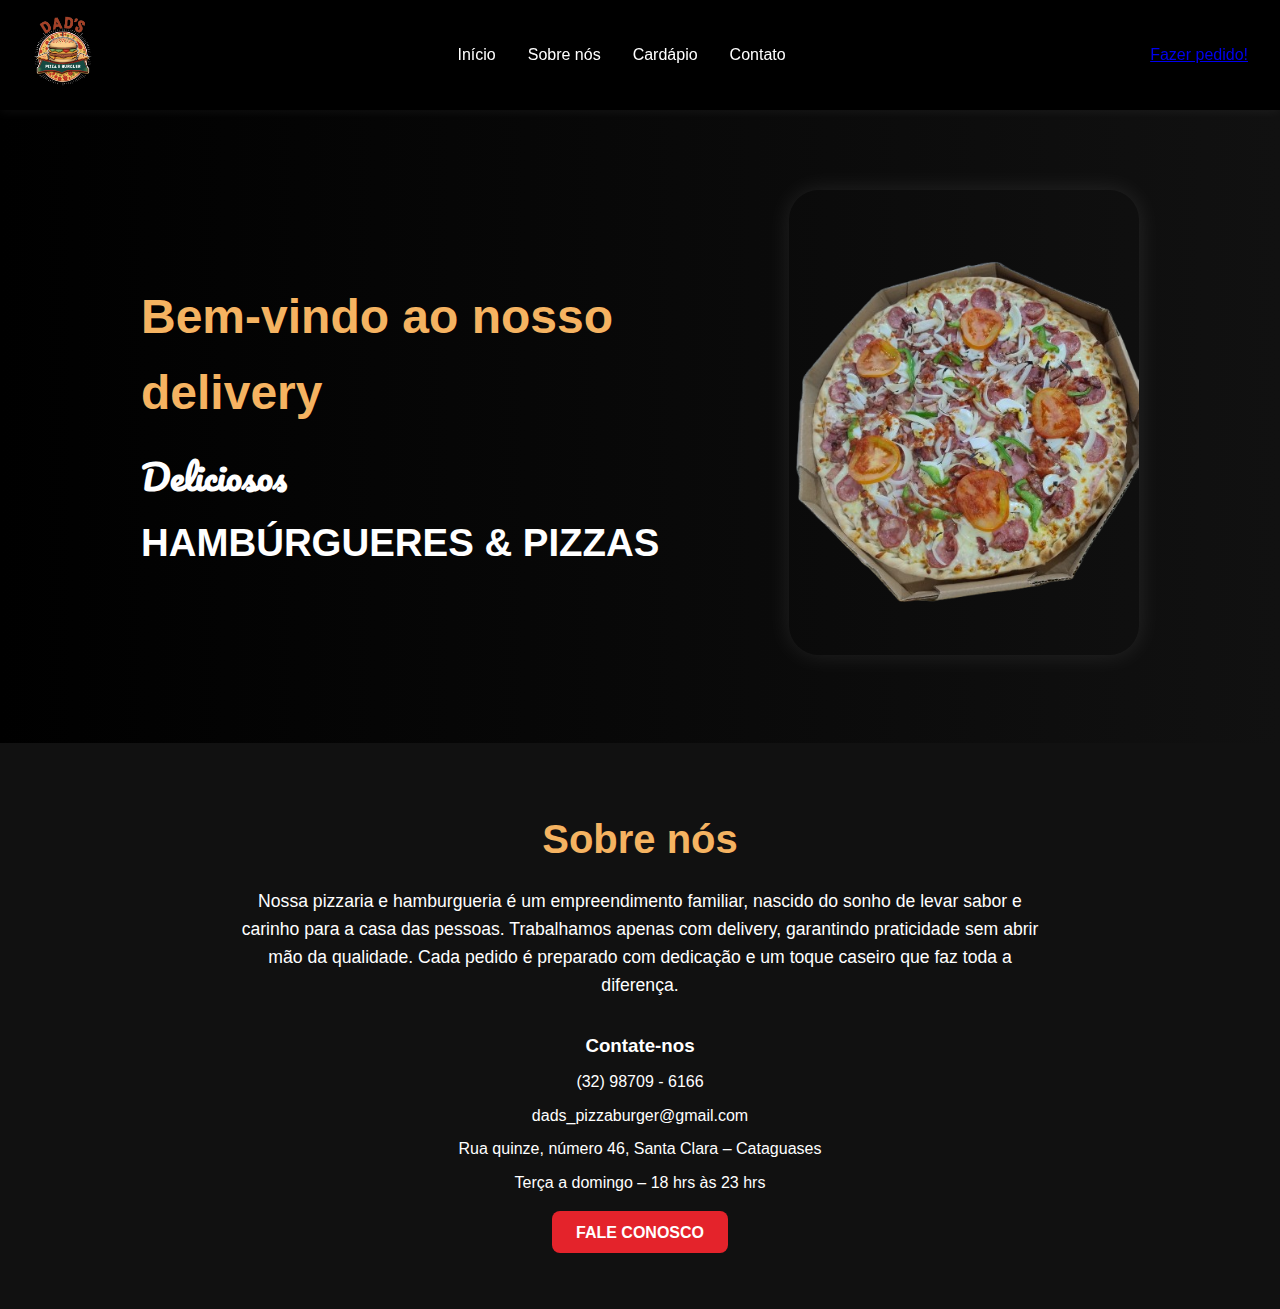
<file: index.html>
<!DOCTYPE html>
<html lang="pt-BR">
<head>
  <meta charset="UTF-8">
  <meta name="viewport" content="width=device-width, initial-scale=1.0">
  <title>Dad's Pizza e Burger</title>
    <link href="https://fonts.googleapis.com/css2?family=Pacifico&display=swap" rel="stylesheet">
  <link rel="stylesheet" href="style.css">
</head>
<body>
  <header>
    <div class="logo">
      <img src="logo.png" alt="Logo Dad's Pizza e Burger">
    </div>
    <nav>
      <ul>
        <li><a href="#">Início</a></li>
        <li><a href="#sobre-nos">Sobre nós</a></li>
        <li><a href="cardapio.html">Cardápio</a></li>
        <li><a href="contato.html">Contato</a></li>
      </ul>
    </nav>
    <a href="pedidos.html" class="pedido-btn">Fazer pedido!</a>
  </header>

  <section class="hero">
    
    <div class="texto-hero">
      <h1><span class="destaque">Bem-vindo</span> ao nosso delivery</h1>
    <h2>
      <span class="delicioso">Deliciosos</span><br>
      <strong class="destaque-branco">HAMBÚRGUERES &amp; PIZZAS</strong>
    </h2>
   
    </div>
    
  <div class="imagem-hero">
    <img src="pizza.png" alt="Pizza deliciosa">
  </div>
    
  </section>

  <section class="sobre-nos" id="sobre-nos">
    <h2>Sobre nós</h2>
    <p>
      Nossa pizzaria e hamburgueria é um empreendimento familiar, nascido do sonho de levar sabor e carinho para a casa das pessoas.
      Trabalhamos apenas com delivery, garantindo praticidade sem abrir mão da qualidade. Cada pedido é preparado com dedicação e um toque caseiro que faz toda a diferença.
    </p>
    
    <h3>Contate-nos</h3>
    <ul class="contato">
      <li> (32) 98709 - 6166</li>
      <li> dads_pizzaburger@gmail.com</li>
      <li> Rua quinze, número 46, Santa Clara – Cataguases</li>
      <li>Terça a domingo – 18 hrs às 23 hrs</li>
    </ul>
    <a href="https://wa.me/5532988359043?text=Ol%C3%A1%21+Gostaria+de+fazer+um+pedido." target="_blank" class="btn-contato">FALE CONOSCO</a>
  </section>
</body>
</html>
</file>
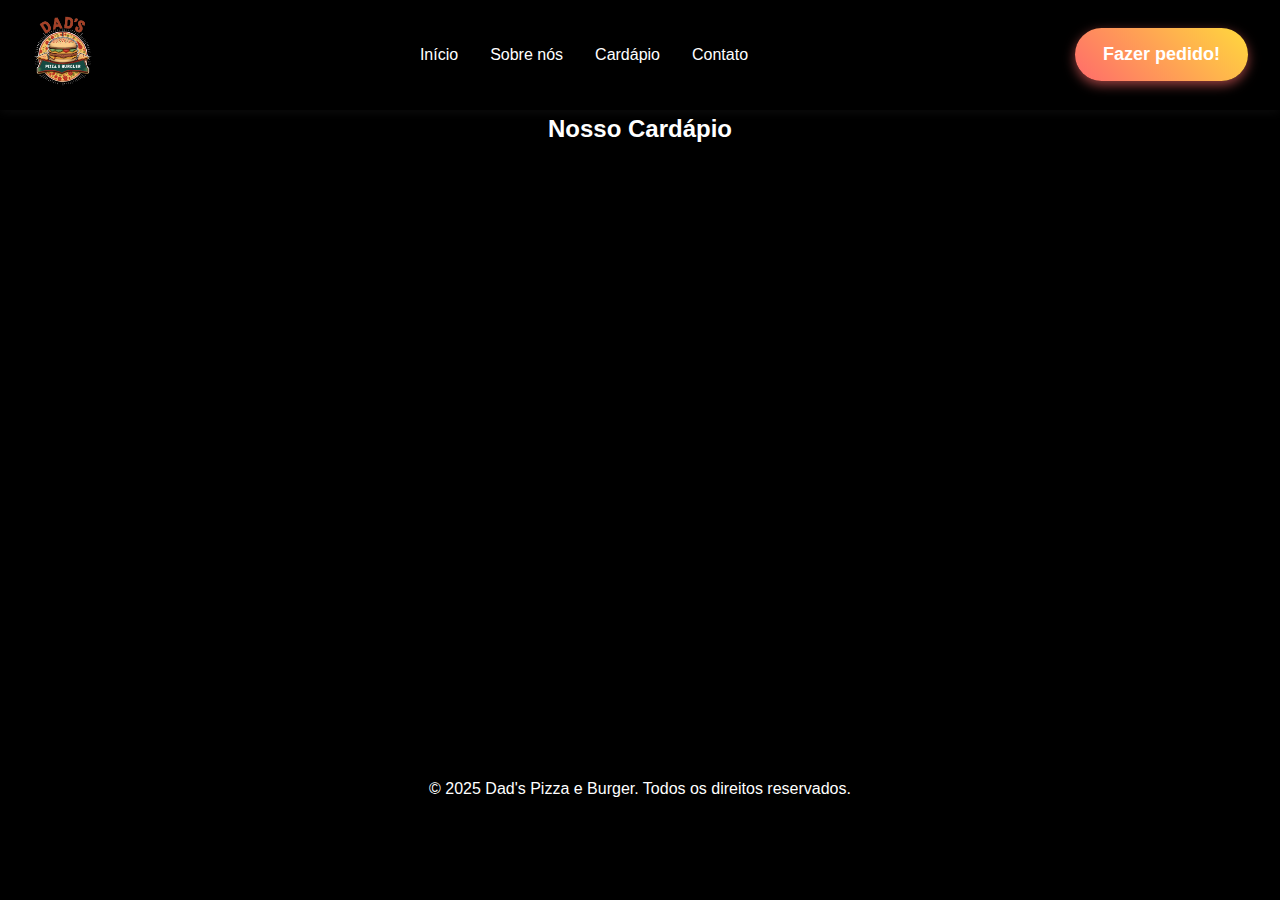
<file: cardapio.html>
<!DOCTYPE html>
<html lang="pt-BR">
<head>
  <meta charset="UTF-8">
  <meta name="viewport" content="width=device-width, initial-scale=1.0">
  <title>Dad's Pizza e Burger</title>
  <link rel="stylesheet" href="style.css">
</head>
<body>
  <header>
    <div class="logo">
      <img src="logo.png" alt="Logo da Dad's Pizza e Burger">
    </div>
    <nav>
      <ul>
        <li><a href="index.html">Início</a></li>
        <li><a href="index.html">Sobre nós</a></li>
        <li><a href="cardapio.html">Cardápio</a></li>
        <li><a href="contato.html">Contato</a></li>
      </ul>
    </nav>
    <!-- Altere o href abaixo para o link correto do sistema de pedidos -->
  <a href="pedidos.html" class="pedido-btn">Fazer pedido!</a>
  <style>
  .pedido-btn {
  display: inline-block;
  background: linear-gradient(45deg, #FF6B6B, #FFD93D);
  color: #fff;
  font-weight: bold;
  padding: 12px 28px;
  border-radius: 30px;
  text-decoration: none;
  font-size: 18px;
  box-shadow: 0 4px 12px rgba(255, 107, 107, 0.6);
  transition: background 0.3s ease, transform 0.2s ease;
}

.pedido-btn:hover {
  background: linear-gradient(45deg, #FF3B3B, #FFB900);
  transform: scale(1.05);
  box-shadow: 0 6px 18px rgba(255, 59, 59, 0.8);
}
   </style>
  </header>

  <!-- Seção Sobre Nós (necessária para funcionar com #sobre-nos) -->
  

  <main>
    <section id="cardapio">
      <h2 style="text-align: center;">Nosso Cardápio</h2>
      <iframe src="menu.pdf" width="100%" height="600px" style="border: none;"></iframe>
    </section>
  </main>

  <footer id="contato" style="text-align: center; padding: 20px;">
    <p>&copy; 2025 Dad's Pizza e Burger. Todos os direitos reservados.</p>
  </footer>
</body>
</html>
</file>
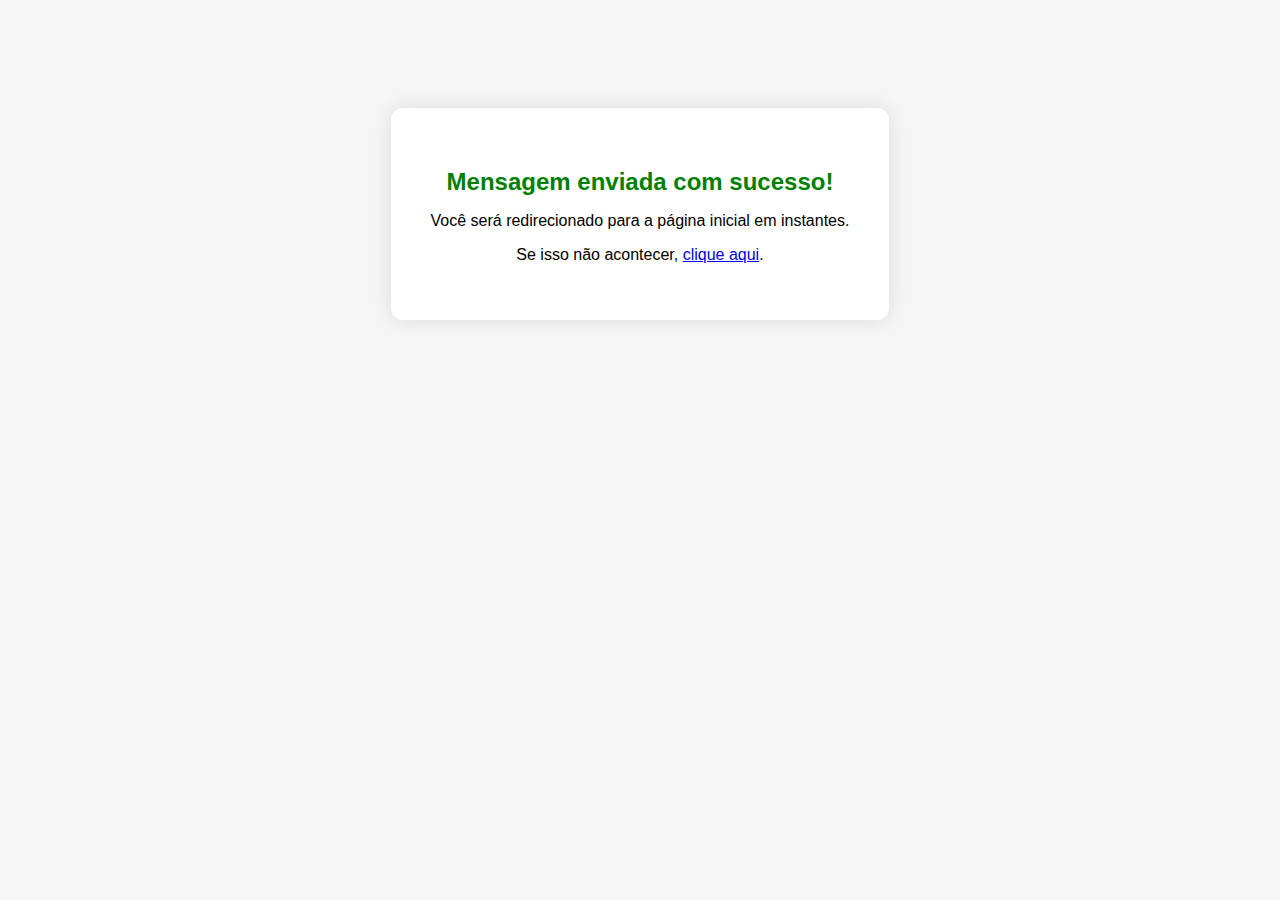
<file: confirmacao.html>
<!DOCTYPE html>
<html lang="pt-BR">
<head>
  <meta charset="UTF-8">
  <meta http-equiv="refresh" content="4; url=index.html"> <!-- Redireciona em 4 segundos -->
  <title>Mensagem Enviada</title>
  <style>
    body {
      background-color: #f5f5f5;
      font-family: Arial, sans-serif;
      text-align: center;
      padding-top: 100px;
    }
    .box {
      display: inline-block;
      background: white;
      padding: 40px;
      border-radius: 12px;
      box-shadow: 0 0 20px rgba(0,0,0,0.1);
    }
    .box h2 {
      color: green;
      margin-bottom: 10px;
    }
  </style>
</head>
<body>
  <div class="box">
    <h2>Mensagem enviada com sucesso!</h2>
    <p>Você será redirecionado para a página inicial em instantes.</p>
    <p>Se isso não acontecer, <a href="index.html">clique aqui</a>.</p>
  </div>

  <script>
    // Também mostra alerta (opcional)
    alert("Sua mensagem foi enviada com sucesso!");
  </script>
</body>
</html>
</file>
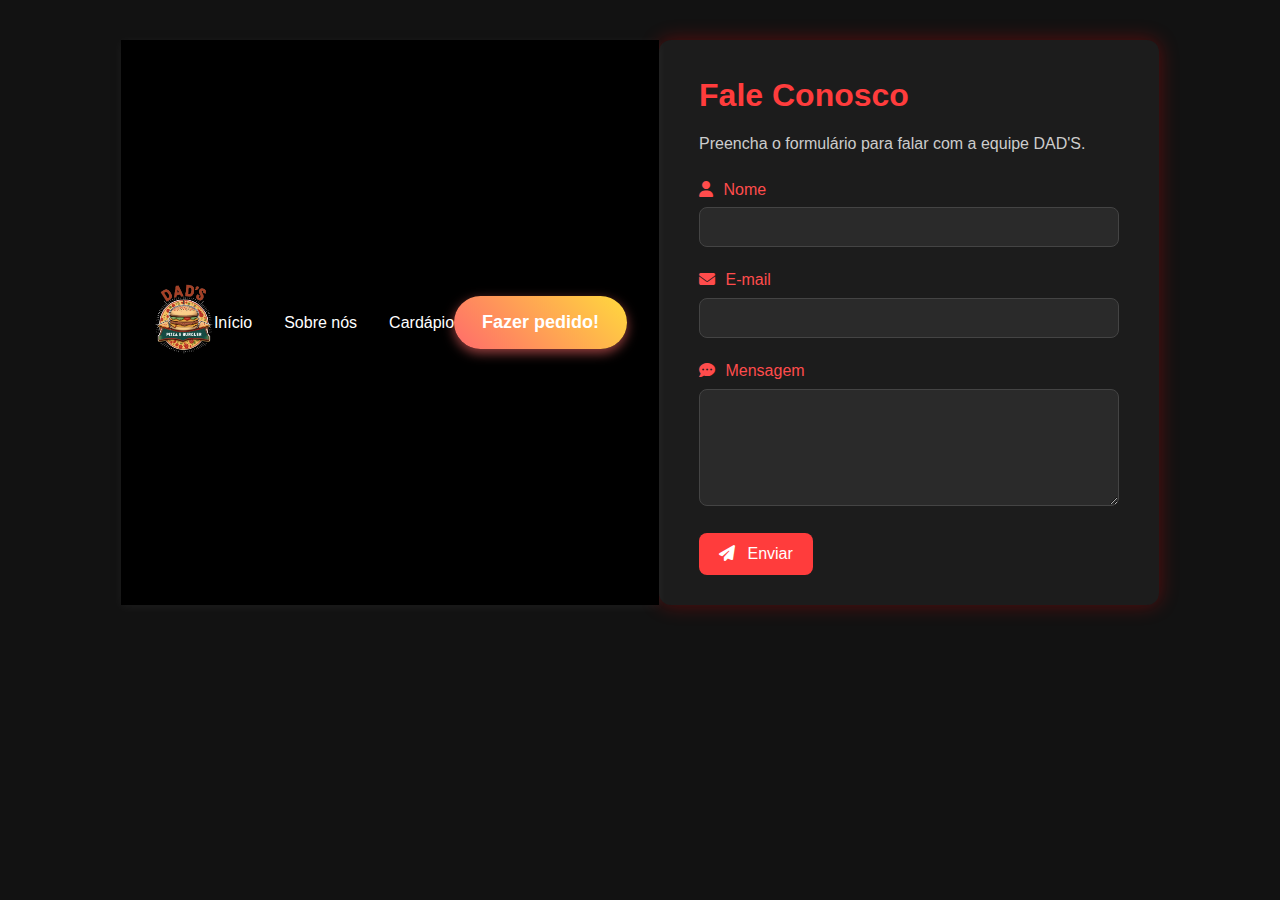
<file: contato.html>
<!DOCTYPE html>
<html lang="pt-BR">
<head>
  <meta charset="UTF-8">
  <meta name="viewport" content="width=device-width, initial-scale=1.0">
  <title>Dad's Pizza e Burger - Contato</title>
  
  <!-- Estilos -->
  <link rel="stylesheet" href="style.css">       <!-- Estilo principal -->
  <link rel="stylesheet" href="style2.css">      <!-- Estilo da seção de contato -->
  <link rel="stylesheet" href="https://cdnjs.cloudflare.com/ajax/libs/font-awesome/6.5.0/css/all.min.css" />
</head>

<body>
  <!-- Cabeçalho do site -->
  <header>
    <div class="logo">
      <img src="logo.png" alt="Logo Dad's Pizza e Burger">
    </div>
    <nav>
      <ul>
        <li><a href="index.html">Início</a></li>
        <li><a href="index.html">Sobre nós</a></li>
        <li><a href="cardapio.html">Cardápio</a></li>
      </ul>
    </nav>
    <a href="pedidos.html" class="pedido-btn">Fazer pedido!</a>
      <style>
     .pedido-btn {
  display: inline-block;
  background: linear-gradient(45deg, #FF6B6B, #FFD93D);
  color: #fff;
  font-weight: bold;
  padding: 12px 28px;
  border-radius: 30px;
  text-decoration: none;
  font-size: 18px;
  box-shadow: 0 4px 12px rgba(255, 107, 107, 0.6);
  transition: background 0.3s ease, transform 0.2s ease;
}

.pedido-btn:hover {
  background: linear-gradient(45deg, #FF3B3B, #FFB900);
  transform: scale(1.05);
  box-shadow: 0 6px 18px rgba(255, 59, 59, 0.8);
}
   </style>
  </header>

  <!-- Seção de Contato -->
  <div class="contact-container">
    <h1>Fale Conosco</h1>
    <p>Preencha o formulário para falar com a equipe DAD'S.</p>

    <form class="contact-form" id="contactForm" action="https://formsubmit.co/ericagomesfernandesmed@gmail.com" method="POST">
      <!-- Anti-spam e redirecionamento -->
      <input type="hidden" name="_captcha" value="false">
      <input type="hidden" name="_next" value="confirmacao.html"> <!-- Redireciona para a página inicial após envio -->

      <label for="nome"><i class="fas fa-user"></i> Nome</label>
      <input type="text" id="nome" name="nome" required />

      <label for="email"><i class="fas fa-envelope"></i> E-mail</label>
      <input type="email" id="email" name="email" required />

      <label for="mensagem"><i class="fas fa-comment-dots"></i> Mensagem</label>
      <textarea id="mensagem" name="mensagem" rows="5" required></textarea>

      <button type="submit"><i class="fas fa-paper-plane"></i> Enviar</button>
    </form>

    <div id="responseMessage" style="display:none; margin-top: 20px; color: green;">
      Sua mensagem foi enviada!
    </div>
  </div>

 
</body>
</html>
</file>
<file: style.css>
* {
      margin: 0;
      padding: 0;
      box-sizing: border-box;
    }

    body {
      font-family: 'Segoe UI', Tahoma, Geneva, Verdana, sans-serif;
      background-color: #000;
      color: #fff;
      line-height: 1.6;
    }

    header {
      display: flex;
      align-items: center;
      justify-content: space-between;
      background-color: #000;
      padding: 1rem 2rem;
      box-shadow: 0 2px 10px rgba(255, 255, 255, 0.05);
      position: sticky;
      top: 0;
      z-index: 100;
    }

    .logo img {
      height: 70px;
      transition: transform 0.3s ease;
    }

    .logo img:hover {
      transform: scale(1.05);
    }

    nav ul {
      list-style: none;
      display: flex;
      gap: 2rem;
    }

    nav ul li a {
      color: #fff;
      text-decoration: none;
      font-size: 1rem;
      position: relative;
      padding-bottom: 5px;
      transition: all 0.3s ease;
    }

    nav ul li a::after {
      content: "";
      position: absolute;
      bottom: 0;
      left: 0;
      width: 0%;
      height: 2px;
      background-color: #e4232b;
      transition: width 0.3s ease;
    }

    nav ul li a:hover,
    nav ul li a:focus {
      color: #e4232b;
    }

    nav ul li a:hover::after,
    nav ul li a:focus::after {
      width: 100%;
    }

    

    .hero {
      display: flex;
      flex-wrap: wrap;
      justify-content: center;
      align-items: center;
      gap: 3rem;
      padding: 5rem 2rem;
      background: linear-gradient(to right, #000, #111);
    }

    .texto-hero {
      max-width: 600px;
      animation: fadeInLeft 1s ease forwards;
    }

    .texto-hero h1 {
      font-size: 3rem;
      color: #f5b361;
      font-weight: 700;
      margin-bottom: 1rem;
    }

    .texto-hero h2 {
      font-size: 2rem;
      font-weight: 600;
      color: #fff;
    }

    .destaque {
      color: #f5b361;
    }

    .destaque-branco {
      color: #fff;
      font-size: 2.4rem;
    }

    .delicioso {
      font-family: 'Pacifico', cursive;
      font-size: 2.2rem;
      color: #fff;
      display: inline-block;
      margin-bottom: 0.5rem;
    }

    
    .imagem-hero img {
      max-width: 350px;
      width: 100%;
      border-radius: 30px;
      object-fit: cover;
      box-shadow: 0 0 25px rgba(255, 255, 255, 0.1);
      animation: fadeInRight 1s ease forwards;
    }

    .sobre-nos {
      padding: 3rem 2rem;
      text-align: center;
      background-color: #111;
    }

    .sobre-nos h2 {
      font-size: 2.5rem;
      margin-bottom: 1rem;
      color: #f5b361;
    }

    .sobre-nos p {
      font-size: 1.1rem;
      margin-bottom: 2rem;
      max-width: 800px;
      margin-left: auto;
      margin-right: auto;
    }

    .contato {
      list-style: none;
      margin-bottom: 1.5rem;
    }

    .contato li {
      margin: 0.5rem 0;
      font-size: 1rem;
    }

    .btn-contato {
      background-color: #e4232b;
      color: white;
      padding: 0.8rem 1.5rem;
      border-radius: 8px;
      text-decoration: none;
      font-weight: bold;
    }

    @keyframes fadeInLeft {
      from {
        opacity: 0;
        transform: translateX(-40px);
      }
      to {
        opacity: 1;
        transform: translateX(0);
      }
    }

    @keyframes fadeInRight {
      from {
        opacity: 0;
        transform: translateX(40px);
      }
      to {
        opacity: 1;
        transform: translateX(0);
      }
    }

    @media (max-width: 768px) {
      .hero {
        flex-direction: column;
        text-align: center;
      }

      .imagem-hero img {
        max-width: 90%;
        margin-top: 2rem;
      }

      .texto-hero h1 {
        font-size: 2rem;
      }

      .texto-hero h2 {
        font-size: 1.5rem;
      }

      nav ul {
        gap: 1rem;
        flex-wrap: wrap;
      }
    }

.sobre-nos {
  background-color: #111;
  padding: 4rem 2rem;
  text-align: center;
}

.container-sobre {
  max-width: 800px;
  margin: 0 auto;
}

.titulo-sobre {
  font-size: 2.5rem;
  color: #f5b361;
  margin-bottom: 1.5rem;
}

.descricao-sobre {
  font-size: 1.1rem;
  color: #ddd;
  line-height: 1.7;
  margin-bottom: 2.5rem;
}

.box-contato {
  background-color: #1a1a1a;
  border-radius: 12px;
  padding: 2rem;
  color: #fff;
  box-shadow: 0 0 10px rgba(255, 255, 255, 0.05);
}

.box-contato h3 {
  font-size: 1.4rem;
  color: #f5b361;
  margin-bottom: 1rem;
}

.info-contato {
  list-style: none;
  padding: 0;
  margin: 0 0 1.5rem 0;
}

.info-contato li {
  margin: 0.5rem 0;
  font-size: 1rem;
}

.info-contato a {
  color: #fff;
  text-decoration: underline;
}

.btn-fale-conosco {
  display: inline-block;
  background-color: #e4232b;
  color: white;
  padding: 0.9rem 1.6rem;
  border-radius: 8px;
  text-decoration: none;
  font-weight: bold;
  transition: background 0.3s ease;
}

.btn-fale-conosco:hover {
  background-color: #c51e26;
}
</file>
<file: style2.css>
/* Reset e base */
* {
  margin: 0;
  padding: 0;
  box-sizing: border-box;
}

body {
  font-family: "Segoe UI", Tahoma, Geneva, Verdana, sans-serif;
  background-color: #121212;
  display: flex;
  justify-content: center;
  padding: 40px 20px;
  color: #fff;
}

.contact-container {
  background-color: #1c1c1c;
  padding: 30px 40px;
  border-radius: 12px;
  max-width: 500px;
  width: 100%;
  box-shadow: 0 0 20px rgba(255, 0, 0, 0.3);
}

.contact-container h1 {
  color: #ff3c3c;
  margin-bottom: 10px;
}

.contact-container p {
  color: #ccc;
  margin-bottom: 20px;
}

.contact-form label {
  display: block;
  margin-bottom: 5px;
  color: #ff4c4c;
  font-weight: 500;
}

.contact-form label i {
  margin-right: 6px;
  color: #ff4c4c;
}

.contact-form input,
.contact-form textarea {
  width: 100%;
  padding: 10px 12px;
  margin-bottom: 20px;
  border-radius: 8px;
  border: 1px solid #444;
  background-color: #2a2a2a;
  color: #fff;
  font-size: 16px;
  transition: border-color 0.3s ease, background-color 0.3s ease;
}

.contact-form input:focus,
.contact-form textarea:focus {
  border-color: #ff4c4c;
  outline: none;
  background-color: #333;
}

.contact-form button {
  background-color: #ff3c3c;
  color: white;
  padding: 12px 20px;
  border: none;
  border-radius: 8px;
  cursor: pointer;
  font-size: 16px;
  transition: background-color 0.3s ease;
}

.contact-form button i {
  margin-right: 8px;
}

.contact-form button:hover {
  background-color: #cc0000;
}
</file>
